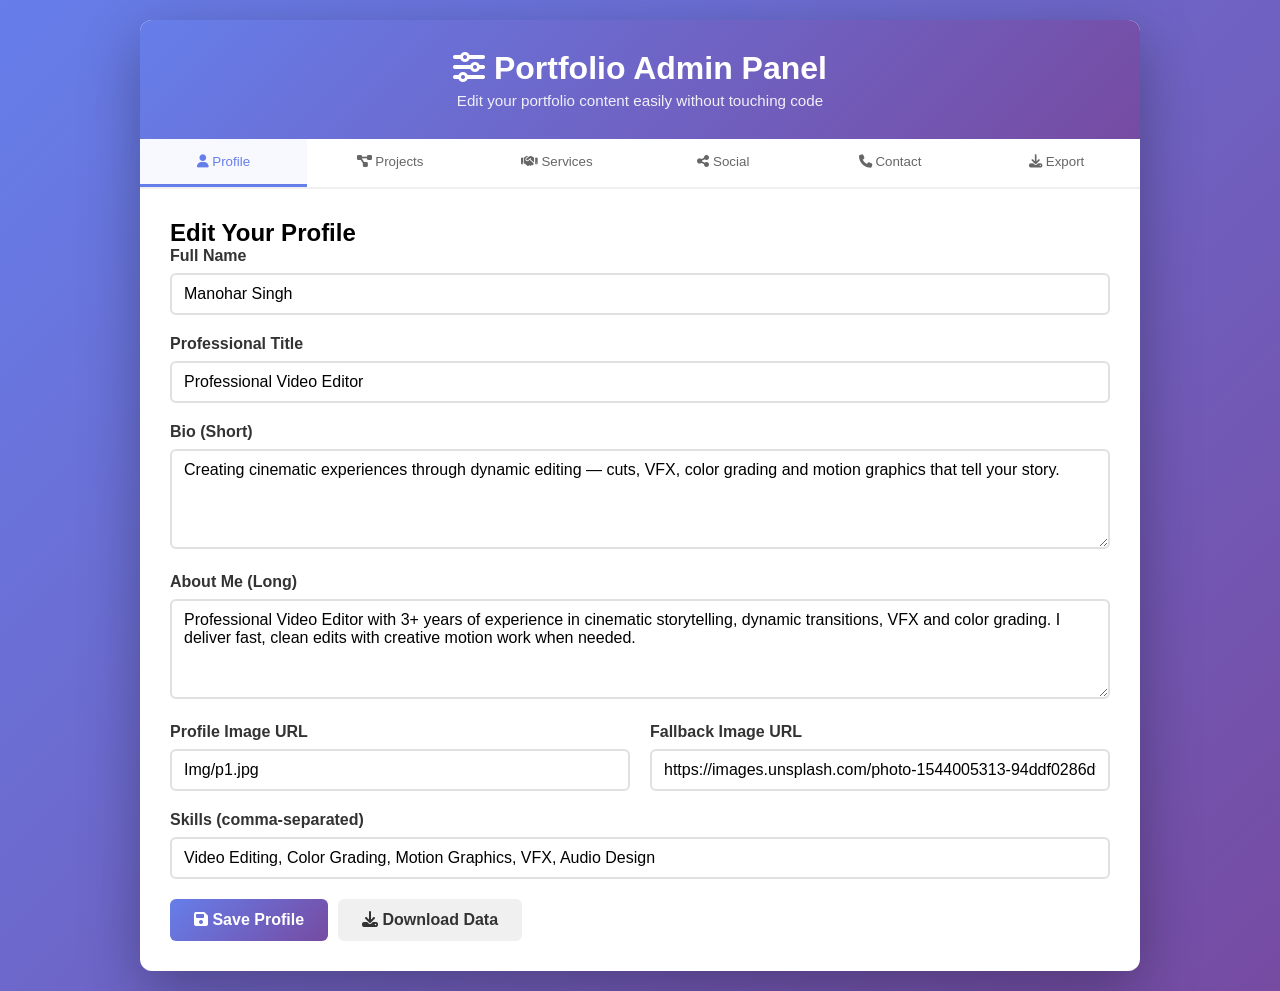
<file: config.html>
<!DOCTYPE html>
<html lang="en">
<head>
    <meta charset="UTF-8">
    <meta name="viewport" content="width=device-width, initial-scale=1.0">
    <title>Portfolio Admin Panel</title>
    <link rel="stylesheet" href="https://cdnjs.cloudflare.com/ajax/libs/font-awesome/6.4.0/css/all.min.css">
    <style>
        * {
            margin: 0;
            padding: 0;
            box-sizing: border-box;
        }

        body {
            font-family: 'Segoe UI', Tahoma, Geneva, Verdana, sans-serif;
            background: linear-gradient(135deg, #667eea 0%, #764ba2 100%);
            min-height: 100vh;
            padding: 20px;
        }

        .admin-container {
            max-width: 1000px;
            margin: 0 auto;
            background: white;
            border-radius: 12px;
            box-shadow: 0 20px 60px rgba(0,0,0,0.3);
            overflow: hidden;
        }

        .admin-header {
            background: linear-gradient(135deg, #667eea 0%, #764ba2 100%);
            color: white;
            padding: 30px;
            text-align: center;
        }

        .admin-header h1 {
            font-size: 2rem;
            margin-bottom: 5px;
        }

        .admin-header p {
            opacity: 0.9;
            font-size: 0.95rem;
        }

        .tabs {
            display: flex;
            border-bottom: 2px solid #f0f0f0;
            overflow-x: auto;
        }

        .tab-button {
            flex: 1;
            padding: 15px 20px;
            border: none;
            background: none;
            cursor: pointer;
            font-weight: 500;
            color: #666;
            transition: all 0.3s ease;
            border-bottom: 3px solid transparent;
            min-width: 150px;
        }

        .tab-button.active {
            color: #667eea;
            border-bottom-color: #667eea;
            background: #f8f9ff;
        }

        .tab-content {
            display: none;
            padding: 30px;
            animation: fadeIn 0.3s ease;
        }

        .tab-content.active {
            display: block;
        }

        @keyframes fadeIn {
            from { opacity: 0; }
            to { opacity: 1; }
        }

        .form-group {
            margin-bottom: 20px;
        }

        .form-group label {
            display: block;
            margin-bottom: 8px;
            font-weight: 600;
            color: #333;
        }

        .form-group input,
        .form-group textarea,
        .form-group select {
            width: 100%;
            padding: 10px 12px;
            border: 2px solid #e0e0e0;
            border-radius: 6px;
            font-size: 1rem;
            font-family: inherit;
            transition: border-color 0.3s ease;
        }

        .form-group input:focus,
        .form-group textarea:focus,
        .form-group select:focus {
            outline: none;
            border-color: #667eea;
        }

        .form-group textarea {
            resize: vertical;
            min-height: 100px;
        }

        .button-group {
            display: flex;
            gap: 10px;
            margin-top: 20px;
        }

        .btn {
            padding: 12px 24px;
            border: none;
            border-radius: 6px;
            font-weight: 600;
            cursor: pointer;
            transition: all 0.3s ease;
            font-size: 1rem;
        }

        .btn-primary {
            background: linear-gradient(135deg, #667eea 0%, #764ba2 100%);
            color: white;
        }

        .btn-primary:hover {
            transform: translateY(-2px);
            box-shadow: 0 10px 20px rgba(102, 126, 234, 0.3);
        }

        .btn-secondary {
            background: #f0f0f0;
            color: #333;
        }

        .btn-secondary:hover {
            background: #e0e0e0;
        }

        .btn-danger {
            background: #ff6b6b;
            color: white;
        }

        .btn-danger:hover {
            background: #ff5252;
        }

        .item-card {
            background: #f8f9ff;
            border: 2px solid #e0e0e0;
            border-radius: 8px;
            padding: 15px;
            margin-bottom: 15px;
            display: flex;
            justify-content: space-between;
            align-items: center;
        }

        .item-card h4 {
            color: #333;
            margin-bottom: 5px;
        }

        .item-card p {
            color: #666;
            font-size: 0.9rem;
        }

        .success-message {
            background: #d4edda;
            color: #155724;
            padding: 15px;
            border-radius: 6px;
            margin-bottom: 20px;
            display: none;
            animation: slideIn 0.3s ease;
        }

        .success-message.show {
            display: block;
        }

        @keyframes slideIn {
            from {
                transform: translateY(-20px);
                opacity: 0;
            }
            to {
                transform: translateY(0);
                opacity: 1;
            }
        }

        .grid-2 {
            display: grid;
            grid-template-columns: 1fr 1fr;
            gap: 20px;
        }

        @media (max-width: 768px) {
            .grid-2 {
                grid-template-columns: 1fr;
            }

            .tab-button {
                min-width: 100px;
                font-size: 0.9rem;
            }

            .admin-container {
                margin-top: 20px;
            }
        }

        .code-block {
            background: #f5f5f5;
            border-left: 4px solid #667eea;
            padding: 15px;
            border-radius: 6px;
            overflow-x: auto;
            font-family: 'Courier New', monospace;
            font-size: 0.9rem;
            margin: 15px 0;
        }

        .instruction {
            background: #fff3cd;
            border: 1px solid #ffc107;
            border-radius: 6px;
            padding: 15px;
            margin-bottom: 20px;
        }

        .instruction strong {
            color: #856404;
        }
    </style>
</head>
<body>
    <div class="admin-container">
        <div class="admin-header">
            <h1><i class="fas fa-sliders-h"></i> Portfolio Admin Panel</h1>
            <p>Edit your portfolio content easily without touching code</p>
        </div>

        <div class="tabs">
            <button class="tab-button active" onclick="switchTab(event, 'profile')">
                <i class="fas fa-user"></i> Profile
            </button>
            <button class="tab-button" onclick="switchTab(event, 'projects')">
                <i class="fas fa-project-diagram"></i> Projects
            </button>
            <button class="tab-button" onclick="switchTab(event, 'services')">
                <i class="fas fa-handshake"></i> Services
            </button>
            <button class="tab-button" onclick="switchTab(event, 'social')">
                <i class="fas fa-share-alt"></i> Social
            </button>
            <button class="tab-button" onclick="switchTab(event, 'contact')">
                <i class="fas fa-phone"></i> Contact
            </button>
            <button class="tab-button" onclick="switchTab(event, 'export')">
                <i class="fas fa-download"></i> Export
            </button>
        </div>

        <!-- PROFILE TAB -->
        <div id="profile" class="tab-content active">
            <div class="success-message" id="profileSuccess">✓ Profile updated successfully!</div>
            <h2>Edit Your Profile</h2>
            <div class="form-group">
                <label>Full Name</label>
                <input type="text" id="profileName" value="Manohar Singh">
            </div>
            <div class="form-group">
                <label>Professional Title</label>
                <input type="text" id="profileTitle" value="Professional Video Editor">
            </div>
            <div class="form-group">
                <label>Bio (Short)</label>
                <textarea id="profileBio">Creating cinematic experiences through dynamic editing — cuts, VFX, color grading and motion graphics that tell your story.</textarea>
            </div>
            <div class="form-group">
                <label>About Me (Long)</label>
                <textarea id="profileAbout">Professional Video Editor with 3+ years of experience in cinematic storytelling, dynamic transitions, VFX and color grading. I deliver fast, clean edits with creative motion work when needed.</textarea>
            </div>
            <div class="grid-2">
                <div class="form-group">
                    <label>Profile Image URL</label>
                    <input type="text" id="profileImage" value="Img/p1.jpg">
                </div>
                <div class="form-group">
                    <label>Fallback Image URL</label>
                    <input type="text" id="profileFallback" value="https://images.unsplash.com/photo-1544005313-94ddf0286df2?auto=format&fit=crop&w=800&q=80">
                </div>
            </div>
            <div class="form-group">
                <label>Skills (comma-separated)</label>
                <input type="text" id="skills" value="Video Editing, Color Grading, Motion Graphics, VFX, Audio Design">
            </div>
            <div class="button-group">
                <button class="btn btn-primary" onclick="updateProfile()">
                    <i class="fas fa-save"></i> Save Profile
                </button>
                <button class="btn btn-secondary" onclick="downloadJSON()">
                    <i class="fas fa-download"></i> Download Data
                </button>
            </div>
        </div>

        <!-- PROJECTS TAB -->
        <div id="projects" class="tab-content">
            <div class="success-message" id="projectsSuccess">✓ Projects updated successfully!</div>
            <h2>Manage Your Projects</h2>
            <div class="instruction">
                <strong><i class="fas fa-info-circle"></i> How to add projects:</strong> Fill the form below and click "Add Project". You can add unlimited projects!
            </div>
            <div id="projectsList"></div>
            <div style="background: #f8f9ff; padding: 20px; border-radius: 8px; margin-top: 20px;">
                <h3>Add New Project</h3>
                <div class="form-group">
                    <label>Project Title</label>
                    <input type="text" id="newProjectTitle" placeholder="E.g., Wedding Highlights">
                </div>
                <div class="form-group">
                    <label>Description</label>
                    <textarea id="newProjectDesc" placeholder="Describe your project..."></textarea>
                </div>
                <div class="grid-2">
                    <div class="form-group">
                        <label>Image URL</label>
                        <input type="text" id="newProjectImage" placeholder="E.g., Img/project.jpg">
                    </div>
                    <div class="form-group">
                        <label>Category</label>
                        <input type="text" id="newProjectCategory" placeholder="E.g., wedding, commercial, music">
                    </div>
                </div>
                <button class="btn btn-primary" onclick="addProject()">
                    <i class="fas fa-plus"></i> Add Project
                </button>
            </div>
        </div>

        <!-- SERVICES TAB -->
        <div id="services" class="tab-content">
            <div class="success-message" id="servicesSuccess">✓ Services updated successfully!</div>
            <h2>Manage Your Services</h2>
            <div id="servicesList"></div>
            <div style="background: #f8f9ff; padding: 20px; border-radius: 8px; margin-top: 20px;">
                <h3>Add New Service</h3>
                <div class="form-group">
                    <label>Service Title</label>
                    <input type="text" id="newServiceTitle" placeholder="E.g., Animation Services">
                </div>
                <div class="grid-2">
                    <div class="form-group">
                        <label>Price ($)</label>
                        <input type="number" id="newServicePrice" placeholder="50" min="0">
                    </div>
                    <div class="form-group">
                        <label>Icon (Font Awesome)</label>
                        <input type="text" id="newServiceIcon" placeholder="E.g., fas fa-film">
                    </div>
                </div>
                <div class="form-group">
                    <label>
                        <input type="checkbox" id="newServiceTrending"> Mark as Trending
                    </label>
                </div>
                <button class="btn btn-primary" onclick="addService()">
                    <i class="fas fa-plus"></i> Add Service
                </button>
            </div>
        </div>

        <!-- SOCIAL TAB -->
        <div id="social" class="tab-content">
            <div class="success-message" id="socialSuccess">✓ Social links updated successfully!</div>
            <h2>Manage Your Social Links</h2>
            <div id="socialList"></div>
            <div style="background: #f8f9ff; padding: 20px; border-radius: 8px; margin-top: 20px;">
                <h3>Add New Social Link</h3>
                <div class="form-group">
                    <label>Platform Name</label>
                    <input type="text" id="newSocialPlatform" placeholder="E.g., YouTube, Twitter">
                </div>
                <div class="form-group">
                    <label>Handle/Username</label>
                    <input type="text" id="newSocialHandle" placeholder="E.g., @your_handle">
                </div>
                <div class="form-group">
                    <label>Profile URL</label>
                    <input type="url" id="newSocialUrl" placeholder="https://...">
                </div>
                <div class="form-group">
                    <label>Stats</label>
                    <input type="text" id="newSocialStats" placeholder="E.g., 100K Followers">
                </div>
                <div class="form-group">
                    <label>Icon (Font Awesome)</label>
                    <input type="text" id="newSocialIcon" placeholder="E.g., fab fa-youtube">
                </div>
                <button class="btn btn-primary" onclick="addSocial()">
                    <i class="fas fa-plus"></i> Add Social Link
                </button>
            </div>
        </div>

        <!-- CONTACT TAB -->
        <div id="contact" class="tab-content">
            <div class="success-message" id="contactSuccess">✓ Contact info updated successfully!</div>
            <h2>Contact Information</h2>
            <div class="form-group">
                <label>WhatsApp Number</label>
                <input type="text" id="contactWhatsapp" value="9079216393" placeholder="+91 your number">
            </div>
            <div class="form-group">
                <label>Email Address</label>
                <input type="email" id="contactEmail" value="your-email@example.com">
            </div>
            <div class="form-group">
                <label>Phone Number</label>
                <input type="tel" id="contactPhone" value="+91-9079216393">
            </div>
            <button class="btn btn-primary" onclick="updateContact()">
                <i class="fas fa-save"></i> Save Contact Info
            </button>
        </div>

        <!-- EXPORT TAB -->
        <div id="export" class="tab-content">
            <h2>Export Your Data</h2>
            <p style="margin-bottom: 20px; color: #666;">Download your portfolio data as JSON. You can use this to backup or migrate your portfolio.</p>
            <button class="btn btn-primary" onclick="downloadFullJSON()">
                <i class="fas fa-download"></i> Download Complete Data (JSON)
            </button>
            <div style="margin-top: 30px;">
                <h3>How to use the data:</h3>
                <ol style="line-height: 1.8; color: #555;">
                    <li>Click "Download Complete Data" to save your portfolio data</li>
                    <li>Keep this JSON file safe as a backup</li>
                    <li>You can upload it to your repository or use with any portfolio</li>
                    <li>The portfolio will automatically load from <strong>data.json</strong></li>
                </ol>
            </div>
            <div class="code-block" style="margin-top: 20px;">
            Your data structure is ready! Visit your portfolio to see the changes.
            </div>
        </div>
    </div>

    <script>
        // Global data object
        let portfolioData = {};

        // Load portfolio data from data.json
        async function loadPortfolioData() {
            try {
                const response = await fetch('data.json');
                if (!response.ok) throw new Error('Failed to load data.json');
                portfolioData = await response.json();
                renderPortfolio();
            } catch (error) {
                console.error('Error loading portfolio data:', error);
                // Use default data if file not found
                loadDefaultData();
            }
        }

        // Default data fallback
        function loadDefaultData() {
            portfolioData = {
                profile: {
                    name: "Manohar Singh",
                    title: "Professional Video Editor",
                    bio: "Creating cinematic experiences through dynamic editing — cuts, VFX, color grading and motion graphics that tell your story.",
                    image: "Img/p1.jpg",
                    fallbackImage: "https://images.unsplash.com/photo-1544005313-94ddf0286df2?auto=format&fit=crop&w=800&q=80",
                    about: "Professional Video Editor with 3+ years of experience in cinematic storytelling, dynamic transitions, VFX and color grading."
                },
                skills: ["Video Editing", "Color Grading", "Motion Graphics", "VFX", "Audio Design"],
                projects: [],
                services: [],
                social: [],
                contact: { whatsapp: "9079216393", email: "your-email@example.com", phone: "+91-9079216393" }
            };
            renderPortfolio();
        }

        // Render all portfolio content
        function renderPortfolio() {
            renderProfile();
            renderProjects();
            renderServices();
            renderSocial();
        }

        // Render Profile Section
        function renderProfile() {
            const profile = portfolioData.profile;
            document.getElementById('profileName').value = profile.name;
            document.getElementById('profileTitle').value = profile.title;
            document.getElementById('profileBio').value = profile.bio;
            document.getElementById('profileAbout').value = profile.about;
            document.getElementById('profileImage').value = profile.image;
            document.getElementById('profileFallback').value = profile.fallbackImage;
            document.getElementById('skills').value = portfolioData.skills.join(', ');
        }

        // Render Projects
        function renderProjects() {
            const projectsList = document.getElementById('projectsList');
            projectsList.innerHTML = '';
            portfolioData.projects.forEach((project, index) => {
                projectsList.innerHTML += `
                    <div class="item-card">
                        <div>
                            <h4>${project.title}</h4>
                            <p>${project.description.substring(0, 50)}...</p>
                        </div>
                        <button class="btn btn-danger" onclick="deleteProject(${index})">
                            <i class="fas fa-trash"></i> Delete
                        </button>
                    </div>
                `;
            });
        }

        // Render Services
        function renderServices() {
            const servicesList = document.getElementById('servicesList');
            servicesList.innerHTML = '';
            portfolioData.services.forEach((service, index) => {
                servicesList.innerHTML += `
                    <div class="item-card">
                        <div>
                            <h4>$${service.price} - ${service.title}</h4>
                            <p>${service.trending ? '🔥 Trending' : ''}</p>
                        </div>
                        <button class="btn btn-danger" onclick="deleteService(${index})">
                            <i class="fas fa-trash"></i> Delete
                        </button>
                    </div>
                `;
            });
        }

        // Render Social Links
        function renderSocial() {
            const socialList = document.getElementById('socialList');
            socialList.innerHTML = '';
            portfolioData.social.forEach((social, index) => {
                socialList.innerHTML += `
                    <div class="item-card">
                        <div>
                            <h4>${social.platform}</h4>
                            <p>${social.handle} - ${social.stats}</p>
                        </div>
                        <button class="btn btn-danger" onclick="deleteSocial(${index})">
                            <i class="fas fa-trash"></i> Delete
                        </button>
                    </div>
                `;
            });
        }

        function updateProfile() {
            portfolioData.profile.name = document.getElementById('profileName').value;
            portfolioData.profile.title = document.getElementById('profileTitle').value;
            portfolioData.profile.bio = document.getElementById('profileBio').value;
            portfolioData.profile.about = document.getElementById('profileAbout').value;
            portfolioData.profile.image = document.getElementById('profileImage').value;
            portfolioData.profile.fallbackImage = document.getElementById('profileFallback').value;
            portfolioData.skills = document.getElementById('skills').value.split(',').map(s => s.trim());
            saveData();
            showSuccess('profileSuccess');
        }

        function addProject() {
            const title = document.getElementById('newProjectTitle').value;
            const description = document.getElementById('newProjectDesc').value;
            const image = document.getElementById('newProjectImage').value;
            const category = document.getElementById('newProjectCategory').value;

            if (title && description && image) {
                portfolioData.projects.push({
                    id: Date.now(),
                    title,
                    description,
                    image,
                    link: "project-detail.html",
                    category: category || "general"
                });
                saveData();
                renderProjects();
                document.getElementById('newProjectTitle').value = '';
                document.getElementById('newProjectDesc').value = '';
                document.getElementById('newProjectImage').value = '';
                document.getElementById('newProjectCategory').value = '';
                showSuccess('projectsSuccess');
            } else {
                alert('Please fill all fields');
            }
        }

        function deleteProject(index) {
            if (confirm('Delete this project?')) {
                portfolioData.projects.splice(index, 1);
                saveData();
                renderProjects();
                showSuccess('projectsSuccess');
            }
        }

        function addService() {
            const title = document.getElementById('newServiceTitle').value;
            const price = parseFloat(document.getElementById('newServicePrice').value);
            const icon = document.getElementById('newServiceIcon').value;
            const trending = document.getElementById('newServiceTrending').checked;

            if (title && price) {
                portfolioData.services.push({
                    id: Date.now(),
                    title,
                    icon: icon || "fas fa-star",
                    price,
                    trending,
                    whatsapp: portfolioData.contact.whatsapp,
                    whatsappText: `Hi, I'm interested in ${title} service`
                });
                saveData();
                renderServices();
                document.getElementById('newServiceTitle').value = '';
                document.getElementById('newServicePrice').value = '';
                document.getElementById('newServiceIcon').value = '';
                document.getElementById('newServiceTrending').checked = false;
                showSuccess('servicesSuccess');
            } else {
                alert('Please fill all required fields');
            }
        }

        function deleteService(index) {
            if (confirm('Delete this service?')) {
                portfolioData.services.splice(index, 1);
                saveData();
                renderServices();
                showSuccess('servicesSuccess');
            }
        }

        function addSocial() {
            const platform = document.getElementById('newSocialPlatform').value;
            const handle = document.getElementById('newSocialHandle').value;
            const url = document.getElementById('newSocialUrl').value;
            const stats = document.getElementById('newSocialStats').value;
            const icon = document.getElementById('newSocialIcon').value;

            if (platform && handle && url) {
                portfolioData.social.push({
                    platform: platform.toLowerCase(),
                    handle,
                    url,
                    stats: stats || "Follow",
                    verified: false,
                    icon: icon || "fas fa-link"
                });
                saveData();
                renderSocial();
                document.getElementById('newSocialPlatform').value = '';
                document.getElementById('newSocialHandle').value = '';
                document.getElementById('newSocialUrl').value = '';
                document.getElementById('newSocialStats').value = '';
                document.getElementById('newSocialIcon').value = '';
                showSuccess('socialSuccess');
            } else {
                alert('Please fill all required fields');
            }
        }

        function deleteSocial(index) {
            if (confirm('Delete this social link?')) {
                portfolioData.social.splice(index, 1);
                saveData();
                renderSocial();
                showSuccess('socialSuccess');
            }
        }

        function updateContact() {
            portfolioData.contact.whatsapp = document.getElementById('contactWhatsapp').value;
            portfolioData.contact.email = document.getElementById('contactEmail').value;
            portfolioData.contact.phone = document.getElementById('contactPhone').value;
            saveData();
            showSuccess('contactSuccess');
        }

        function downloadJSON() {
            const dataStr = JSON.stringify(portfolioData, null, 2);
            const dataBlob = new Blob([dataStr], { type: 'application/json' });
            const url = URL.createObjectURL(dataBlob);
            const link = document.createElement('a');
            link.href = url;
            link.download = 'portfolio-data.json';
            link.click();
            URL.revokeObjectURL(url);
        }

        function downloadFullJSON() {
            downloadJSON();
        }

        function saveData() {
            localStorage.setItem('portfolioData', JSON.stringify(portfolioData));
        }

        function showSuccess(elementId) {
            const el = document.getElementById(elementId);
            el.classList.add('show');
            setTimeout(() => el.classList.remove('show'), 3000);
        }

        function switchTab(event, tabName) {
            const tabs = document.querySelectorAll('.tab-content');
            tabs.forEach(tab => tab.classList.remove('active'));
            const buttons = document.querySelectorAll('.tab-button');
            buttons.forEach(btn => btn.classList.remove('active'));
            document.getElementById(tabName).classList.add('active');
            event.target.closest('.tab-button').classList.add('active');
        }

        // Initialize
        document.addEventListener('DOMContentLoaded', function() {
            loadPortfolioData();
        });
    </script>
</body>
</html>
</file>
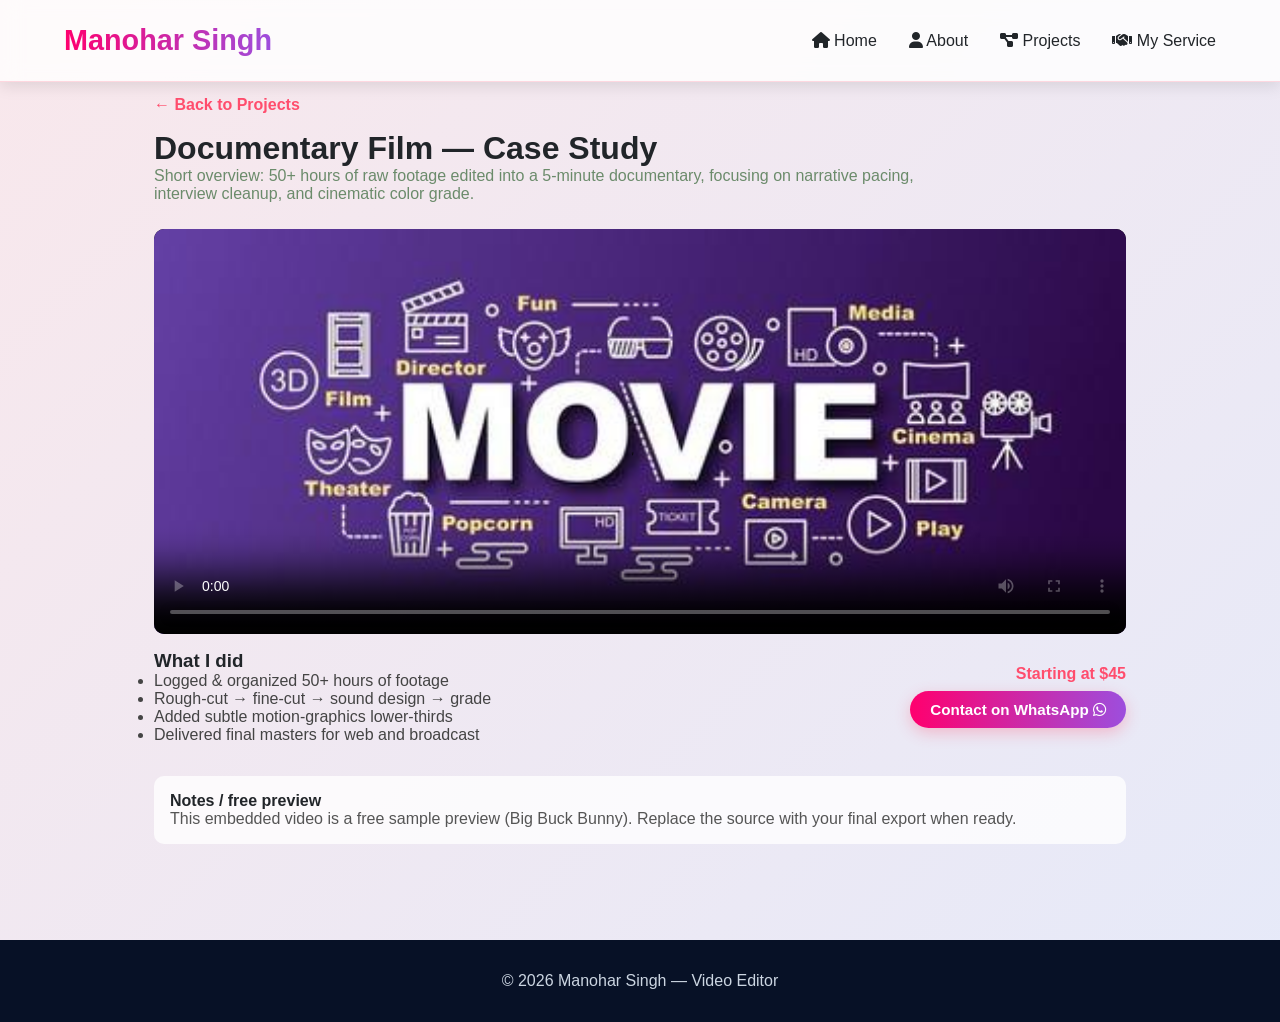
<file: project-detail.html>
<!doctype html>
<html lang="en">
<head>
  <meta charset="utf-8">
  <meta name="viewport" content="width=device-width,initial-scale=1">
  <title>Project Detail — Documentary Film | Manohar Singh</title>
  <link rel="stylesheet" href="styles.css">
  <link rel="stylesheet" href="vfx.css">
  <link rel="stylesheet" href="https://cdnjs.cloudflare.com/ajax/libs/font-awesome/6.4.0/css/all.min.css">
</head>
<body>
  <nav class="navbar">
    <div class="logo">Manohar Singh</div>
    <ul class="nav-links">
      <li><a href="index.html#home"><i class="fas fa-home"></i> Home</a></li>
      <li><a href="index.html#about-skills"><i class="fas fa-user"></i> About</a></li>
      <li><a href="index.html#projects"><i class="fas fa-project-diagram"></i> Projects</a></li>
      <li><a href="index.html#service"><i class="fas fa-handshake"></i> My Service</a></li>
    </ul>
  </nav>

  <main style="padding:6rem 5%;max-width:1100px;margin:0 auto;">
    <a href="index.html#projects" style="text-decoration:none;color:var(--primary-color);font-weight:600;">← Back to Projects</a>
    <h1 style="margin-top:1rem;">Documentary Film — Case Study</h1>
    <p style="color:#6b8b6b;max-width:800px;">Short overview: 50+ hours of raw footage edited into a 5‑minute documentary, focusing on narrative pacing, interview cleanup, and cinematic color grade.</p>

    <div style="margin-top:1.6rem;display:grid;grid-template-columns:1fr;gap:1rem;">
      <!-- Embedded free intro video (Big Buck Bunny sample mp4) -->
      <video controls poster="Img/m1.jpg" style="width:100%;border-radius:10px;background:#000" preload="metadata">
        <source src="https://www.w3schools.com/html/mov_bbb.mp4" type="video/mp4">
        Your browser does not support the video tag.
      </video>

      <div style="display:flex;gap:12px;align-items:center;justify-content:space-between;flex-wrap:wrap">
        <div>
          <h3 style="margin:0">What I did</h3>
          <ul style="color:#444;">
            <li>Logged & organized 50+ hours of footage</li>
            <li>Rough-cut → fine-cut → sound design → grade</li>
            <li>Added subtle motion-graphics lower-thirds</li>
            <li>Delivered final masters for web and broadcast</li>
          </ul>
        </div>
        <div style="text-align:right">
          <div style="font-weight:700;color:var(--primary-color);">Starting at $45</div>
          <a class="buy-btn" href="https://wa.me/9079216393?text=Hi,%20I'm%20interested%20in%20the%20Documentary%20Film%20service" target="_blank" style="display:inline-block;margin-top:8px;">Contact on WhatsApp <i class="fab fa-whatsapp"></i></a>
        </div>
      </div>

      <section style="margin-top:1rem;padding:1rem;border-radius:10px;background:var(--card-bg);">
        <h4 style="margin-top:0">Notes / free preview</h4>
        <p style="color:#555;">This embedded video is a free sample preview (Big Buck Bunny). Replace the source with your final export when ready.</p>
      </section>
    </div>
  </main>

  <footer style="padding:2rem 5%;background:#071126;color:#cbd5e1;text-align:center">
    © <span id="year">2026</span> Manohar Singh — Video Editor
  </footer>
  <script>document.getElementById('year').textContent = new Date().getFullYear();</script>
  <script src="script.js"></script>
</body>
</html>
</file>
<file: styles.css>
:root {
    --primary-color: #ff4d6d;
    --secondary-color: #d90429;
    --accent-color: #4361ee;
    --bg-color: #f8f9fa;
    --text-color: #212529;
    --card-bg: rgba(255, 255, 255, 0.8);
    --shadow: 0 4px 15px rgba(0, 0, 0, 0.1);
    --glass: rgba(255, 255, 255, 0.2);
    --transition: all 0.3s ease;
    --neon-blue: #00d4ff;
    --neon-purple: #9d4edd;
    --neon-pink: #ff006e;
}

[data-theme="dark"] {
    --bg-color: #121212;
    --text-color: #f8f9fa;
    --card-bg: rgba(30, 30, 30, 0.8);
    --shadow: 0 4px 15px rgba(0, 0, 0, 0.3);
    --glass: rgba(0, 0, 0, 0.2);
}

* {
    margin: 0;
    padding: 0;
    box-sizing: border-box;
    font-family: 'Segoe UI', Tahoma, Geneva, Verdana, sans-serif;
}

body {
    background: var(--bg-color);
    color: var(--text-color);
    transition: var(--transition);
    background-image: linear-gradient(135deg, rgba(255, 77, 109, 0.1), rgba(67, 97, 238, 0.1));
    min-height: 100vh;
}

/* ==================== PREMIUM ANIMATIONS ==================== */

@keyframes float {
    0%, 100% { transform: translateY(0px); }
    50% { transform: translateY(-20px); }
}

@keyframes shimmer {
    0%, 100% { background-position: 0% 50%; }
    50% { background-position: 100% 50%; }
}

@keyframes glow {
    0%, 100% { box-shadow: 0 0 20px rgba(255, 77, 109, 0.5); }
    50% { box-shadow: 0 0 40px rgba(67, 97, 238, 0.8); }
}

@keyframes pulse-border {
    0%, 100% { border-color: rgba(255, 77, 109, 0.3); }
    50% { border-color: rgba(67, 97, 238, 0.8); }
}

@keyframes slide-in {
    from { 
        opacity: 0;
        transform: translateX(-30px);
    }
    to {
        opacity: 1;
        transform: translateX(0);
    }
}

@keyframes fade-in-up {
    from {
        opacity: 0;
        transform: translateY(30px);
    }
    to {
        opacity: 1;
        transform: translateY(0);
    }
}

@keyframes rainbow-gradient {
    0% { background-position: 0% 50%; }
    50% { background-position: 100% 50%; }
    100% { background-position: 0% 50%; }
}

/* ==================== NAVIGATION BAR ==================== */

.navbar {
    display: flex;
    justify-content: space-between;
    align-items: center;
    padding: 1.5rem 5%;
    background: var(--card-bg);
    backdrop-filter: blur(10px);
    -webkit-backdrop-filter: blur(10px);
    position: fixed;
    width: 100%;
    top: 0;
    z-index: 1000;
    box-shadow: var(--shadow);
    border-bottom: 1px solid rgba(255, 77, 109, 0.2);
}

.logo {
    font-size: 1.8rem;
    font-weight: 700;
    background: linear-gradient(90deg, var(--neon-pink), var(--neon-purple), var(--neon-blue));
    background-size: 200% 200%;
    -webkit-background-clip: text;
    background-clip: text;
    color: transparent;
    animation: rainbow-gradient 4s ease infinite;
}

.nav-links {
    display: flex;
    gap: 2rem;
}

.nav-links li {
    list-style: none;
}

.nav-links a {
    text-decoration: none;
    color: var(--text-color);
    font-weight: 500;
    position: relative;
    transition: var(--transition);
}

.nav-links a::after {
    content: '';
    position: absolute;
    bottom: -5px;
    left: 0;
    width: 0;
    height: 3px;
    background: linear-gradient(90deg, var(--neon-pink), var(--neon-blue));
    transition: var(--transition);
}

.nav-links a:hover::after {
    width: 100%;
}

.theme-toggle {
    cursor: pointer;
    font-size: 1.2rem;
    color: #bdc3c7;
    transition: var(--transition);
    animation: float 3s ease-in-out infinite;
}

.theme-toggle:hover {
    transform: rotate(20deg);
}

.hamburger {
    display: flex;
    flex-direction: column;
    gap: 3px;
    cursor: pointer;
}

.hamburger .line {
    width: 24px;
    height: 2px;
    background: var(--text-color);
    transition: var(--transition);
}

/* ==================== SIDEBAR ==================== */

.sidebar {
    position: fixed;
    top: 0;
    left: -260px; /* Fix: Screen size koi bhi ho, sidebar pura bahar hide rahega */
    width: 250px;
    height: 100vh;
    background: linear-gradient(135deg, rgba(157, 78, 221, 0.9), rgba(0, 212, 255, 0.9));
    color: yellow;
    transition: left 0.3s ease-in-out;
    z-index: 100;
    padding-top: 1rem;
    box-shadow: 2px 0 30px rgba(0, 0, 0, 0.3);
    overflow-y: auto;
    backdrop-filter: blur(10px);
    border-right: 1px solid rgba(255, 255, 255, 0.3);
}

.sidebar.active {
    left: 0;
}

.sidebar-header {
    display: flex;
    justify-content: space-between;
    align-items: center;
    padding: 0 1.3rem 1.5rem;
    margin-bottom: 1rem;
    border-bottom: 1px solid rgba(255, 255, 255, 0.15);
}

.sidebar-header h3 {
    font-size: 1.4rem;
    font-weight: 600;
    color: white;
}

.close-btn {
    background: transparent;
    border: none;
    color: white;
    font-size: 1.5rem;
    cursor: pointer;
    transition: all 0.2s ease;
}

.close-btn:hover {
    transform: rotate(90deg);
    color: rgba(255, 255, 255, 0.7);
}

.sidebar-links {
    display: flex;
    flex-direction: column;
    padding: 0 1.5rem;
}

.sidebar-link {
    color: #ff69b4; /* Link text pink */
    text-decoration: none;
    padding: 1rem 0;
    display: flex;
    align-items: center;
    transition: all 0.3s ease;
    border-bottom: 1px solid rgba(255, 255, 255, 0.05);
    cursor: pointer;
}

.sidebar-link:last-child {
    border-bottom: none;
}

.sidebar-link:hover {
    color: #ff1493; /* Hover par deep pink */
    transform: translateX(8px);
    padding-left: 10px;
}

.sidebar-link i {
    margin-right: 1.2rem;
    width: 24px;
    text-align: center;
    font-size: 1.1rem;
    color: #ff3333; /* Icon pink */
    transition: all 0.3s ease;
}

.sidebar-link:hover i {
    animation: float 1s ease-in-out infinite;
    color: #ff0000; /* Hover par bright red */
}

/* ==================== HERO SECTION ==================== */

.hero {
    background: linear-gradient(135deg, var(--primary-color), var(--accent-color));
    height: 100vh;
    display: flex;
    align-items: center;
    justify-content: center;
    text-align: center;
    position: relative;
    overflow: hidden;
    margin-top: 80px;
}

.hero::before {
    content: '';
    position: absolute;
    top: 0;
    left: 0;
    width: 100%;
    height: 100%;
    background: 
        radial-gradient(circle at 20% 50%, rgba(0, 212, 255, 0.2) 0%, transparent 50%),
        radial-gradient(circle at 80% 80%, rgba(255, 77, 109, 0.2) 0%, transparent 50%);
    animation: float 6s ease-in-out infinite;
    pointer-events: none;
}

.hero-content {
    z-index: 1;
    max-width: 800px;
    padding: 0 20px;
    animation: fade-in-up 0.8s ease-out;
}

/* ==================== SECTIONS ==================== */

section {
    padding: 5rem 5%;
    min-height: auto;
    position: relative;
}

h2 {
    font-size: 2.5rem;
    margin-bottom: 3rem;
    text-align: center;
    background: linear-gradient(90deg, var(--neon-pink), var(--neon-purple), var(--neon-blue));
    background-size: 200% 200%;
    -webkit-background-clip: text;
    background-clip: text;
    color: transparent;
    animation: rainbow-gradient 4s ease infinite;
}

/* ==================== ABOUT SECTION ==================== */

.about {
    padding: 5rem 10%;
    background: linear-gradient(135deg, rgba(255, 77, 109, 0.05), rgba(67, 97, 238, 0.05));
}

.about-content {
    display: flex;
    align-items: center;
    gap: 4rem;
}

.about-text {
    flex: 1;
    animation: slide-in 0.8s ease-out;
}

.about-text h3 {
    font-size: 1rem;
    margin-bottom: 1rem;
    color: var(--primary-color);
}

.about-text p {
    font-size: 1.1rem;
    line-height: 1.6;
    margin-bottom: 1.5rem;
    color: var(--text-color);
    opacity: 0.9;
}

/* ==================== SKILLS SECTION ==================== */

.skills-tags {
    display: flex;
    flex-wrap: wrap;
    gap: 0.8rem;
    margin-top: 1.5rem;
}

.skills-tags span {
    background: linear-gradient(135deg, rgba(255, 77, 109, 0.2), rgba(67, 97, 238, 0.2));
    color: var(--primary-color);
    padding: 0.7rem 1.2rem;
    border-radius: 50px;
    font-size: 0.9rem;
    font-weight: 600;
    border: 2px solid transparent;
    animation: pulse-border 2s ease-in-out infinite;
    transition: var(--transition);
    cursor: pointer;
}

.skills-tags span:hover {
    background: linear-gradient(135deg, var(--primary-color), var(--accent-color));
    color: white;
    transform: translateY(-3px);
    box-shadow: 0 10px 25px rgba(255, 77, 109, 0.3);
}

/* ==================== PROFILE IMAGE ==================== */

.profile-img {
    width: 350px;
    height: 350px;
    border-radius: 50%;
    object-fit: cover;
    object-position: center;
    border: 8px solid transparent;
    background: linear-gradient(var(--card-bg), var(--card-bg)) padding-box,
                linear-gradient(90deg, var(--neon-pink), var(--neon-blue)) border-box;
    box-shadow: 0 10px 30px rgba(0, 0, 0, 0.1);
    transition: transform 0.3s ease;
    animation: float 3s ease-in-out infinite;
}

.profile-img:hover {
    transform: scale(1.05) rotateZ(3deg);
}

/* ==================== PROJECT CARDS ==================== */

.projects-grid {
    display: grid;
    grid-template-columns: repeat(auto-fit, minmax(300px, 1fr));
    gap: 2rem;
    margin-top: 2rem;
}

.project-card-link {
    text-decoration: none;
    cursor: pointer;
}

.project-card {
    background: var(--card-bg);
    backdrop-filter: blur(10px);
    border-radius: 15px;
    overflow: hidden;
    transition: transform 0.3s ease;
    box-shadow: var(--shadow);
    border: 2px solid transparent;
    background-image: 
        linear-gradient(var(--card-bg), var(--card-bg)),
        linear-gradient(90deg, var(--neon-pink), var(--neon-blue));
    background-origin: border-box;
    background-clip: padding-box, border-box;
    position: relative;
    animation: fade-in-up 0.6s ease-out;
}

.project-card::before {
    content: '';
    position: absolute;
    top: -50%;
    left: -50%;
    width: 200%;
    height: 200%;
    background: linear-gradient(45deg, transparent 30%, rgba(255, 255, 255, 0.1) 50%, transparent 70%);
    transform: rotate(45deg);
    animation: shimmer 3s infinite;
}

.project-card:hover {
    transform: translateY(-12px);
    box-shadow: 0 20px 40px rgba(255, 77, 109, 0.3);
    border-color: rgba(67, 97, 238, 0.6);
}

.project-img {
    width: 100%;
    height: 200px;
    object-fit: cover;
    display: block;
    transition: transform 0.3s ease;
}

.project-card:hover .project-img {
    transform: scale(1.08);
}

.project-card h3 {
    padding: 1rem 1.5rem 0;
    font-size: 1.3rem;
    background: linear-gradient(90deg, var(--neon-pink), var(--neon-blue));
    -webkit-background-clip: text;
    background-clip: text;
    color: transparent;
}

.project-card p {
    padding: 0.5rem 1.5rem 1.5rem;
    color: var(--text-color);
    opacity: 0.8;
}

/* ==================== SERVICE CARDS ==================== */

.service-card {
    background: linear-gradient(135deg, rgba(255, 77, 109, 0.1), rgba(67, 97, 238, 0.1));
    border-radius: 15px;
    padding: 2rem;
    text-align: center;
    border: 2px solid rgba(67, 97, 238, 0.3);
    transition: all 0.3s ease;
    animation: fade-in-up 0.6s ease-out;
    position: relative;
    overflow: hidden;
}

.service-card::before {
    content: '';
    position: absolute;
    top: -50%;
    right: -50%;
    width: 200%;
    height: 200%;
    background: radial-gradient(circle, rgba(0, 212, 255, 0.3) 0%, transparent 70%);
    transition: all 0.3s ease;
    pointer-events: none;
}

.service-card:hover {
    transform: translateY(-15px) rotateZ(-2deg);
    box-shadow: 0 20px 50px rgba(255, 77, 109, 0.4);
    border-color: var(--neon-blue);
}

.service-card:hover::before {
    right: 0;
    top: 0;
}

.card-icon {
    width: 80px;
    height: 80px;
    border-radius: 50%;
    display: flex;
    align-items: center;
    justify-content: center;
    color: white;
    font-size: 2.5rem;
    margin: 0 auto 1rem;
    background: linear-gradient(135deg, var(--neon-pink), var(--neon-purple));
    box-shadow: 0 10px 30px rgba(255, 77, 109, 0.4);
    animation: float 2s ease-in-out infinite;
}

.service-card h4 {
    margin: 0 0 0.5rem;
    color: var(--text-color);
    font-size: 1.2rem;
}

.price-tag {
    font-size: 1.8rem;
    font-weight: bold;
    color: var(--neon-pink);
    margin: 1rem 0;
    animation: glow 2s ease-in-out infinite;
}

.buy-btn {
    display: inline-block;
    background: linear-gradient(90deg, var(--neon-pink), var(--neon-purple));
    color: white;
    padding: 10px 20px;
    border-radius: 25px;
    text-decoration: none;
    font-weight: 600;
    font-size: 0.95rem;
    transition: all 0.3s ease;
    cursor: pointer;
    border: none;
    box-shadow: 0 5px 15px rgba(255, 77, 109, 0.3);
}

.buy-btn:hover {
    transform: translateY(-3px);
    box-shadow: 0 10px 25px rgba(255, 77, 109, 0.5);
}
/* Contact Section Styling */
.contact-section {
    padding: 80px 20px;
    background-color: #0f172a;
    color: #f8fafc;
    font-family: -apple-system, BlinkMacSystemFont, "Segoe UI", Roboto, sans-serif;
    box-sizing: border-box;
}

.contact-section * {
    box-sizing: border-box;
}

.contact-section h2 {
    text-align: center;
    font-size: 2.5rem;
    font-weight: 700;
    margin-bottom: 50px;
    color: #ffffff;
    letter-spacing: -0.5px;
}

.contact-container {
    max-width: 1200px;
    margin: 0 auto;
    display: grid;
    grid-template-columns: 1.5fr 1fr;
    gap: 40px;
    align-items: start;
}

/* Form Wrapper */
.contact-form-wrapper {
    background: #1e293b;
    padding: 35px;
    border-radius: 16px;
    border: 1px solid #334155;
    box-shadow: 0 10px 30px rgba(0, 0, 0, 0.25);
}

.contact-form {
    display: flex;
    flex-direction: column;
    gap: 20px;
}

.form-group {
    display: flex;
    flex-direction: column;
    gap: 8px;
}

.form-group label {
    font-size: 0.9rem;
    font-weight: 500;
    color: #cbd5e1;
}

.form-group input,
.form-group select,
.form-group textarea {
    width: 100%;
    padding: 12px 16px;
    border-radius: 8px;
    background-color: #0f172a;
    border: 1px solid #334155;
    color: #ffffff;
    font-size: 0.95rem;
    outline: none;
    transition: border-color 0.2s ease, box-shadow 0.2s ease;
}

.form-group input:focus,
.form-group select:focus,
.form-group textarea:focus {
    border-color: #3b82f6;
    box-shadow: 0 0 0 3px rgba(59, 130, 246, 0.2);
}

.form-group textarea {
    resize: vertical;
    min-height: 120px;
}

/* Action Buttons */
.form-buttons {
    display: flex;
    gap: 15px;
    margin-top: 10px;
}

.btn-submit,
.btn-reset {
    padding: 12px 24px;
    border-radius: 8px;
    font-size: 0.95rem;
    font-weight: 600;
    cursor: pointer;
    border: none;
    display: inline-flex;
    align-items: center;
    justify-content: center;
    gap: 8px;
    transition: background-color 0.2s ease, transform 0.1s ease;
}

.btn-submit {
    flex: 2;
    background-color: #2563eb;
    color: #ffffff;
}

.btn-submit:hover {
    background-color: #1d4ed8;
}

.btn-submit:active {
    transform: scale(0.98);
}

.btn-reset {
    flex: 1;
    background-color: #334155;
    color: #e2e8f0;
}

.btn-reset:hover {
    background-color: #475569;
}

.btn-reset:active {
    transform: scale(0.98);
}

/* Feedback Status Area */
.form-message {
    font-size: 0.9rem;
    text-align: center;
}

/* Contact Info Cards */
.contact-info {
    display: flex;
    flex-direction: column;
    gap: 18px;
}

.info-card {
    background: #1e293b;
    padding: 24px;
    border-radius: 12px;
    border: 1px solid #334155;
    transition: transform 0.2s ease, border-color 0.2s ease;
}

.info-card:hover {
    transform: translateY(-2px);
    border-color: #3b82f6;
}

.info-card i {
    font-size: 1.5rem;
    color: #3b82f6;
    margin-bottom: 12px;
    display: inline-block;
}

.info-card h3 {
    font-size: 1.1rem;
    font-weight: 600;
    margin: 0 0 6px 0;
    color: #ffffff;
}

.info-card p {
    font-size: 0.95rem;
    color: #94a3b8;
    margin: 0;
}

/* Responsive Viewports */
@media (max-width: 900px) {
    .contact-container {
        grid-template-columns: 1fr;
    }
}

@media (max-width: 480px) {
    .contact-form-wrapper {
        padding: 20px;
    }

    .form-buttons {
        flex-direction: column;
    }

    .btn-submit,
    .btn-reset {
        width: 100%;
    }
}

/* ===================================================
   Popup Widgets (Chatbot & Social Connect)
   =================================================== */

/* Common Popup Base */
.chatbot-popup,
.social-chatbot-popup {
    position: fixed;
    bottom: 29px;
    width: 380px;
    max-width: calc(100vw - 32px);
    max-height: 540px;
    background-color: #1e293b;
    border: 1px solid #334155;
    border-radius: 18px;
    box-shadow: 0 16px 36px rgba(0, 0, 0, 0.4);
    display: flex;
    flex-direction: column;
    overflow: hidden;
    z-index: 1000;
    transition: opacity 0.25s ease, transform 0.25s ease, visibility 0.25s ease;
    box-sizing: border-box;
}

/* Individual Alignments */
.chatbot-popup {
    right: 24px;
}

.social-chatbot-popup {
    right: 60px;
}

/* Hidden States (Toggle with .active or .show via JS) */
.chatbot-popup:not(.active),
.social-chatbot-popup:not(.active) {
    opacity: 0;
    visibility: hidden;
    transform: translateY(20px) scale(0.95);
    pointer-events: none;
}

.chatbot-popup.active,
.social-chatbot-popup.active {
    opacity: 1;
    visibility: visible;
    transform: translateY(0) scale(1);
    pointer-events: all;
}

/* Headers */
.chatbot-header,
.social-chatbot-header {
    display: flex;
    align-items: center;
    justify-content: space-between;
    padding: 18px 20px;
    background-color: #0f172a;
    border-bottom: 1px solid #334155;
}

.chatbot-header h3,
.social-chatbot-header h3 {
    margin: 0;
    font-size: 1.05rem;
    font-weight: 500;
    color: #ffffff;
    letter-spacing: -0.2px;
}

/* Close Buttons */
.close-chatbot,
.close-social-chatbot {
    background: transparent;
    border: none;
    color: #94a3b8;
    font-size: 1.1rem;
    cursor: pointer;
    padding: 4px;
    display: inline-flex;
    align-items: center;
    justify-content: center;
    border-radius: 6px;
    transition: color 0.2s ease, background-color 0.2s ease;
}

.close-chatbot:hover,
.close-social-chatbot:hover {
    color: #ffffff;
    background-color: #334155;
}

/* Bodies & Scroll Containers */
.chatbot-body,
.social-chatbot-body {
    padding: 16px;
    overflow-y: auto;
    flex: 1;
    display: flex;
    flex-direction: column;
}

/* Custom Scrollbar */
.chatbot-body::-webkit-scrollbar,
.social-chatbot-body::-webkit-scrollbar {
    width: 6px;
}

.chatbot-body::-webkit-scrollbar-track,
.social-chatbot-body::-webkit-scrollbar-track {
    background: #1e293b;
}

.chatbot-body::-webkit-scrollbar-thumb,
.social-chatbot-body::-webkit-scrollbar-thumb {
    background: #334155;
    border-radius: 3px;
}

.chatbot-body::-webkit-scrollbar-thumb:hover,
.social-chatbot-body::-webkit-scrollbar-thumb:hover {
    background: #475569;
}

/* Dynamic Card Grids/Containers */
.service-cards,
.social-cards {
    display: flex;
    flex-direction: column;
    gap: 12px;
}

/* Dynamic Item Cards (Loaded from data.json) */
.service-cards > *,
.social-cards > * {
    background-color: #0f172a;
    border: 1px solid #334155;
    border-radius: 10px;
    padding: 14px;
    color: #f8fafc;
    text-decoration: none;
    display: flex;
    align-items: center;
    gap: 12px;
    transition: transform 0.2s ease, border-color 0.2s ease, background-color 0.2s ease;
}

.service-cards > *:hover,
.social-cards > *:hover {
    border-color: #3b82f6;
    background-color: #162032;
    transform: translateY(-2px);
}

/* Mobile Responsiveness */
@media (max-width: 480px) {
    .chatbot-popup,
    .social-chatbot-popup {
        right: 16px;
        left: 16px;
        width: auto;
        bottom: 16px;
        max-height: 80vh;
    }
    }


/* ==================== TOGGLE SWITCH ==================== */

.toggle-container {
    display: flex;
    justify-content: center;
    gap: 1.5rem;
    margin: 2rem 0;
    flex-wrap: wrap;
}

.toggle-btn {
    padding: 10px 25px;
    border: 2px solid var(--accent-color);
    background: transparent;
    color: var(--accent-color);
    border-radius: 25px;
    cursor: pointer;
    font-weight: 600;
    transition: all 0.3s ease;
    position: relative;
    overflow: hidden;
}

.toggle-btn::before {
    content: '';
    position: absolute;
    top: 0;
    left: -100%;
    width: 100%;
    height: 100%;
    background: linear-gradient(90deg, var(--neon-pink), var(--neon-blue));
    z-index: -1;
    transition: left 0.3s ease;
}

.toggle-btn:hover::before {
    left: 0;
}

.toggle-btn:hover,
.toggle-btn.active {
    color: white;
    box-shadow: 0 10px 25px rgba(255, 77, 109, 0.3);
}

/* ==================== FOOTER ==================== */

.footer {
    background: linear-gradient(135deg, rgba(10, 10, 10, 0.8), rgba(30, 30, 30, 0.8));
    color: #ddd;
    padding: 40px 5%;
    border-top: 1px solid rgba(255, 77, 109, 0.2);
}

/* ==================== RESPONSIVE ==================== */

@media (max-width: 768px) {
    .nav-links {
        position: fixed;
        top: 80px;
        left: -100%;
        width: 100%;
        height: calc(100vh - 80px);
        background: var(--card-bg);
        backdrop-filter: blur(10px);
        flex-direction: column;
        align-items: center;
        justify-content: center;
        gap: 2rem;
        transition: var(--transition);
    }

    .nav-links.active {
        left: 0;
    }

    .hamburger {
        display: flex;
    }

    .about-content {
        flex-direction: column-reverse;
        gap: 2rem;
    }

    .profile-img {
        width: 250px;
        height: 250px;
    }

    .projects-grid {
        grid-template-columns: 1fr;
    }
}
</file>
<file: vfx.css>
:root{
  --vfx-accent1: #00c2ff;
  --vfx-accent2: #0066ff;
  --vfx-bg-dark: #0f1011;
  --vfx-surface: rgba(10,10,10,0.6);
}

/* Hero layout */
.vfx-hero{
  min-height:88vh;
  display:flex;
  align-items:center;
  padding:48px 5%;
  background-image:
    linear-gradient(180deg, rgba(6,6,6,0.55), rgba(6,6,6,0.55)),
    url('https://images.unsplash.com/photo-1503264116251-35a269479413?auto=format&fit=crop&w=1950&q=80');
  background-size:cover;
  background-position:50% 50%;
  position:relative;
  overflow:hidden;
  color:#e8f7ff;
}

/* subtle vignette / radial accent on right */
.vfx-hero::after{
  content:"";
  position:absolute; inset:0;
  background:
    radial-gradient(900px 500px at 85% 50%, rgba(0,110,255,0.15), transparent 8%),
    radial-gradient(600px 400px at 10% 50%, rgba(0,0,0,0.4), transparent 25%);
  pointer-events:none;
}

/* container inside hero */
.vfx-container{
  display:flex;
  gap:36px;
  max-width:1200px;
  margin:0 auto;
  width:100%;
  align-items:center;
}
.vfx-left{ flex:1; padding:24px 12px; max-width:760px }
.vfx-right{ width:420px; display:flex; justify-content:center; align-items:center }

/* Text */
.eyebrow{ color:#bfeeff; font-weight:600; margin-bottom:8px }
.vfx-title{ font-size:64px; margin:0 0 12px; color:var(--vfx-accent1); line-height:0.95 }
.vfx-lead{ color:#d7dfe6; max-width:680px; margin-bottom:22px; font-size:16px }

/* Buttons area */
.vfx-buttons{ display:flex; gap:16px; align-items:center; flex-wrap:wrap }

/* base btn */
.vfx-btn{
  position:relative;
  display:inline-block;
  padding:12px 22px;
  border-radius:10px;
  font-weight:700;
  text-decoration:none;
  cursor:pointer;
  overflow:visible;
  transition:transform .18s ease, color .2s ease;
  -webkit-tap-highlight-color: transparent;
}

/* Primary filled with sliding neon underline */
.vfx-primary{
  background: linear-gradient(180deg,var(--vfx-accent1),var(--vfx-accent2));
  color:#041018;
  box-shadow: 0 10px 28px rgba(0,110,255,0.16);
}
.vfx-primary::after{
  content:"";
  position:absolute;
  left:10px; right:10px;
  bottom:-8px;
  height:8px;
  border-radius:8px;
  background: linear-gradient(90deg, rgba(0,194,255,0.95), rgba(0,102,255,0.95));
  transform: scaleX(0);
  transform-origin:left;
  transition: transform .45s cubic-bezier(.2,.9,.2,1);
  filter: blur(6px);
  opacity:.95;
}
.vfx-primary:hover::after,
.vfx-primary:focus::after{ transform:scaleX(1) }
.vfx-primary:active{ transform:translateY(1px) }

/* Outline button with animated neon aura */
.vfx-outline{
  color:var(--vfx-accent1);
  background:transparent;
  padding:10px 20px;
  border:2px solid rgba(0,194,255,0.14);
  border-radius:10px;
}
.vfx-outline::before{
  content:"";
  position:absolute;
  inset:-4px;
  z-index:-1;
  border-radius:14px;
  background: conic-gradient(from 0deg, rgba(0,194,255,0.95), rgba(0,102,255,0.95), rgba(128,0,255,0.6), rgba(0,194,255,0.95));
  opacity:0;
  filter: blur(10px) saturate(140%);
  transition: opacity .28s ease, transform .6s linear;
}
.vfx-outline:hover::before,
.vfx-outline:focus::before{
  opacity:1;
  transform: rotate(20deg);
  animation: vfx-spin 2.8s linear infinite;
}
@keyframes vfx-spin{ from{transform:rotate(0deg)} to{transform:rotate(360deg)} }

/* Portrait with neon ring */
.portrait{
  width:320px; height:320px; border-radius:50%;
  display:flex; align-items:center; justify-content:center;
  background: radial-gradient(circle at 30% 30%, rgba(255,255,255,0.03), transparent 25%), rgba(2,2,2,0.36);
  position:relative; box-shadow: 0 20px 80px rgba(0,0,0,0.7);
  transition: transform .25s ease;
}
.portrait img{ width:86%; height:86%; object-fit:cover; border-radius:50%; filter:grayscale(50%); position:relative; z-index:2 }

/* neon outer ring */
.portrait::before{
  content:"";
  position:absolute;
  inset:-14px;
  border-radius:50%;
  background: conic-gradient(from 180deg, rgba(0,194,255,1), rgba(0,102,255,0.95), rgba(0,194,255,0.9));
  filter: blur(8px);
  z-index:0;
  mix-blend-mode:screen;
}
/* inner subtle glow */
.portrait::after{
  content:"";
  position:absolute;
  inset:28px;
  border-radius:50%;
  box-shadow: 0 0 80px rgba(0,150,255,0.45), inset 0 0 30px rgba(0,100,255,0.2);
  z-index:1;
  pointer-events:none;
}

/* Floating FAB */
.chat-fab{
  position:fixed;
  center:20px;
  bottom:22px;
  width:56px;
  height:56px;
  border-radius:50%;
  background:linear-gradient(135deg,#00c2ff,#0066ff);
  display:flex;
  align-items:center;
  justify-content:center;
  color:#021019;
  font-size:20px;
  box-shadow:0 10px 30px rgba(2,110,255,0.18);
  z-index:12000;
  cursor:pointer;
  transition:transform .14s ease, box-shadow .14s ease;
}
.chat-fab:hover{ transform:translateY(-4px); box-shadow:0 16px 36px rgba(2,110,255,0.22); }

/* mobile: hide heavy floating widgets */
@media (max-width:720px){
  .chatbot-widget, .social-chatbot { display:none !important; }
}

/* small responsive */
@media (max-width:900px){
  .vfx-container{ flex-direction:column-reverse; gap:28px; align-items:center }
  .vfx-title{ font-size:44px; text-align:center }
  .vfx-left{ text-align:center }
  .vfx-right{ width:260px }
  .portrait{ width:260px; height:260px }
}
</file>
